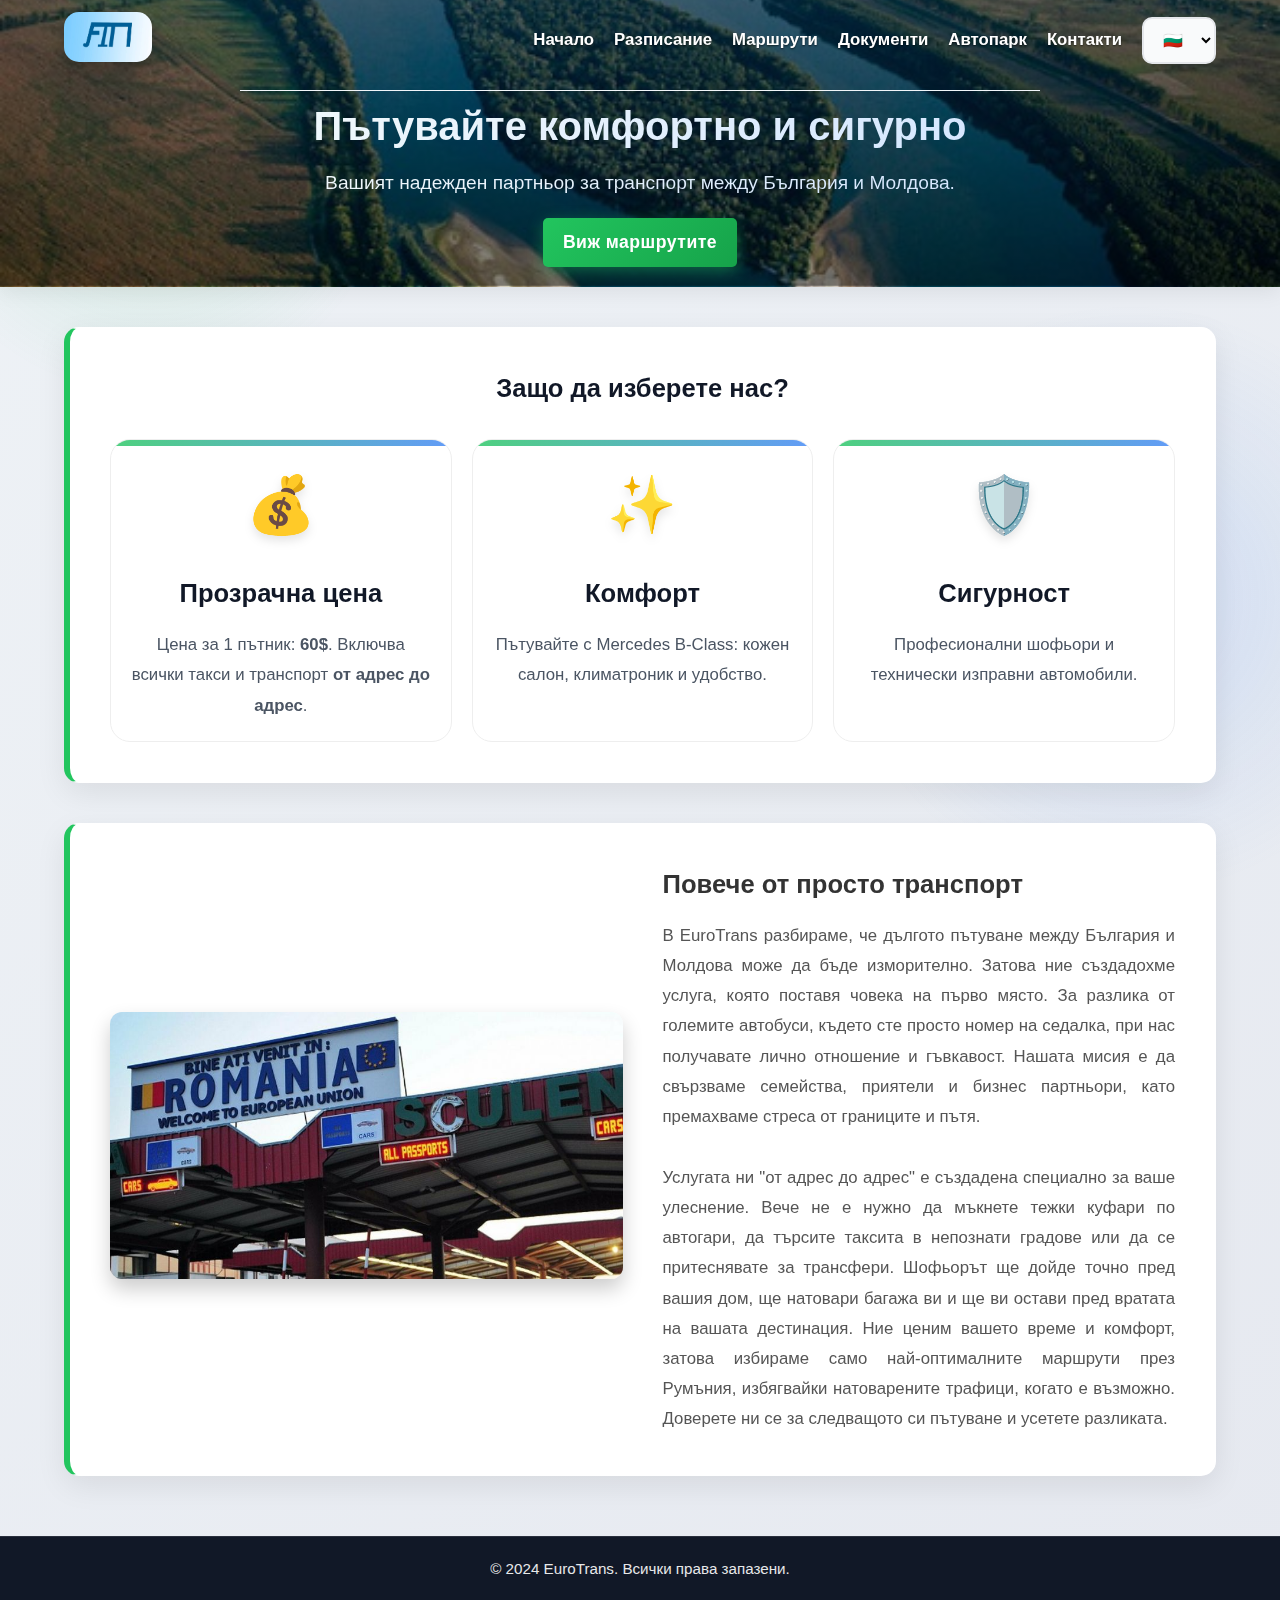
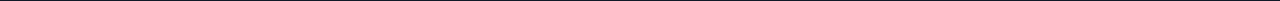
<file: index.html>
<!DOCTYPE html>
<html lang="bg">
<head>
    <meta charset="UTF-8">
    <meta name="viewport" content="width=device-width, initial-scale=1.0">
    <title>FIP - Начало</title>
    <link rel="stylesheet" href="style.css">
    <link rel="icon" type="img" href="malukfip.jpg">
    <style>
        /* ВИЗУАЛНИ ЕФЕКТИ */
        body {
            background-color: #eef2f6;
            background-image: linear-gradient(135deg, #eef2f6 0%, #e6e9f0 100%);
            margin: 0;
            font-family: sans-serif; /* Добавен основен шрифт за сигурност */
        }

        /* --- СТИЛОВЕ ЗА ХЕДЪРА С ФОНОВА СНИМКА (интегриран панел) --- */
        header {
            background-image: linear-gradient(rgba(0,0,0,0.45), rgba(0,0,0,0.45)), url('dunav2.jpg');
            background-size: cover;      /* Снимката покрива целия елемент */
            background-position: center; /* Центриране на снимката */
            background-repeat: no-repeat;
            color: white;
        }

        .header-intro {
            /* Съдържанието е прозрачно — фонът идва от самия header */
            background: transparent;
            /* Размери и подредба */
            height: 180px;
            width: 100%;
            display: flex;
            flex-direction: column;
            justify-content: center;
            align-items: center;
            text-align: center;
            color: white;                /* Бял текст за контраст */
            padding: 20px;
        }

        /* Стилизиране на заглавието върху снимката */
        .header-intro h1 {
            font-size: 2.5rem;
            margin-bottom: 10px;
            text-shadow: 2px 2px 4px rgba(0,0,0,0.7); /* Сянка за по-добро четене */
        }

        .header-intro p {
            font-size: 1.2rem;
            margin-bottom: 20px;
            text-shadow: 1px 1px 3px rgba(0,0,0,0.7);
        }

        /* --- КРАЙ НА ПРОМЕНИТЕ ПО ХЕДЪРА --- */

        .content-box {
            background-color: #ffffff;
            border-radius: 15px;
            box-shadow: 0 10px 30px rgba(0,0,0,0.08);
            padding: 40px;
            margin-top: 40px;
            margin-bottom: 40px;
            border-left: 6px solid #22c55e;
            transition: transform 0.3s ease;
        }

        .content-box:hover {
            transform: translateY(-5px);
        }

        /* Навигация */
        .nav-container {
            display: flex;
            justify-content: space-between;
            align-items: center;
            padding: 12px 24px;
            background: transparent; /* Покажи фоновата снимка */
            color: white;
        }

        .nav-container nav ul {
            list-style: none;
            display: flex;
            gap: 20px;
            padding: 0;
            margin: 0;
        }
        
        .nav-container a {
            text-decoration: none;
            color: #fff;
            font-weight: bold;
            text-shadow: 0 1px 2px rgba(0,0,0,0.6);
        }

        .nav-container a:hover {
            opacity: 0.9;
        }

        .logo-img {
            height: 50px; /* Примерна височина за логото */
        }
        
        /* Grid система за картите */
        .grid {
            display: grid;
            grid-template-columns: repeat(auto-fit, minmax(250px, 1fr));
            gap: 20px;
        }

        .card {
            padding: 20px;
            text-align: center;
        }

        .icon {
            font-size: 3rem;
            margin-bottom: 10px;
        }

        /* Бутон стил */
        .btn {
            background-color: #22c55e;
            color: white;
            padding: 10px 20px;
            text-decoration: none;
            border-radius: 5px;
            font-weight: bold;
            display: inline-block;
            transition: background 0.3s;
        }
        
        .btn:hover {
            background-color: #16a34a;
        }

    </style>
</head>
<body>
    <header>
        <div class="nav-container">
            <a href="index.html">
                <img src="FIP.jpg" alt="FIP Logo" class="logo-img">
            </a>
            <nav>
                <ul>
                   <li><a href="index.html" id="nav-home">Начало</a></li>
                    <li><a href="schedule.html" id="nav-schedule">Разписание</a></li>
                    <li><a href="routes.html" id="nav-routes">Маршрути</a></li>
                    <li><a href="documents.html" id="nav-docs">Документи</a></li>
                    <li><a href="fleet.html" id="nav-fleet">Автопарк</a></li>
                                       
                    <li><a href="contact.html" id="nav-contact">Контакти</a></li>
                    <li>
                        <select class="lang-select" onchange="changeLanguage(this.value)">
                            <option value="bg">🇧🇬</option>
                            <option value="en">🇬🇧</option>
                            <option value="ru">🇷🇺</option>
                            <option value="ua">🇺🇦</option>
                        </select>
                    </li>
                </ul>
            </nav>
        </div>

        <div class="header-intro">
            <h1 id="hero-title">Пътувайте комфортно и сигурно</h1>
            <p id="hero-subtitle">Вашият надежден партньор за транспорт между България и Молдова.</p>
            <a href="schedule.html" class="btn" id="hero-btn">Виж разписанието</a>
        </div>
    </header>

    <section class="container content-box" style="width: 90%; max-width: 1200px; margin: 40px auto;">
        <h2 class="section-title" id="features-title" style="text-align: center; margin-bottom: 30px;">Защо да изберете нас?</h2>
        <div class="grid">
            <div class="card" style="box-shadow: none; border: 1px solid #eee;">
                <div class="icon">💰</div>
                <h3 id="feat-price-title">Прозрачна цена</h3>
                <p id="feat-price-desc">Цена за 1 пътник: 60$. Всичко включено.</p>
            </div>
            <div class="card" style="box-shadow: none; border: 1px solid #eee;">
                <div class="icon">✨</div>
                <h3 id="feat-comfort-title">Комфорт</h3>
                <p id="feat-comfort-desc">Mercedes V-Class, климатроник и място за краката.</p>
            </div>
            <div class="card" style="box-shadow: none; border: 1px solid #eee;">
                <div class="icon">🛡️</div>
                <h3 id="feat-safety-title">Сигурност</h3>
                <p id="feat-safety-desc">Професионални шофьори и технически прегледи.</p>
            </div>
        </div>
    </section>

    <section class="container content-box" style="width: 90%; max-width: 1200px; margin: 40px auto;">
        <div class="grid" style="align-items: center; gap: 40px; grid-template-columns: 1fr 1fr;">
            <div>
                <img src="rommol.jpg" 
                     alt="Border Crossing Moldova Romania" 
                     style="width: 100%; border-radius: 12px; box-shadow: 0 10px 20px rgba(0,0,0,0.2);">
            </div>
            <div>
                <h2 id="home-extra-title" style="color: #333;">Повече от просто транспорт</h2>
                <p id="home-extra-text" style="line-height: 1.8; color: #555; text-align: justify;">
                    В FIP разбираме, че дългото пътуване между България и Молдова може да бъде изморително. 
                    Затова ние създадохме услуга, която поставя човека на първо място. За разлика от големите автобуси, 
                    където сте просто номер на седалка, при нас получавате лично отношение и гъвкавост. 
                    Нашата мисия е да свързваме семейства, приятели и бизнес партньори, като премахваме стреса от границите и пътя.
                    <br><br>
                    Услугата ни "от адрес до адрес" е създадена специално за ваше улеснение. Вече не е нужно да мъкнете тежки куфари 
                    по автогари, да търсите таксита в непознати градове или да се притеснявате за трансфери. 
                    Шофьорът ще дойде точно пред вашия дом, ще натовари багажа ви и ще ви остави пред вратата на вашата дестинация. 
                    Ние ценим вашето време и комфорт, затова избираме само най-оптималните маршрути през Румъния.
                </p>
            </div>
        </div>
    </section>

    <footer style="text-align: center; padding: 20px;">
        <p id="footer-text">&copy; FIP  Всички права запазени.</p>
    </footer>

    <button id="scroll-to-top">↑</button>
    <script src="lang.js"></script>
    <script src="scroll.js"></script>
</body>
</html>
</file>
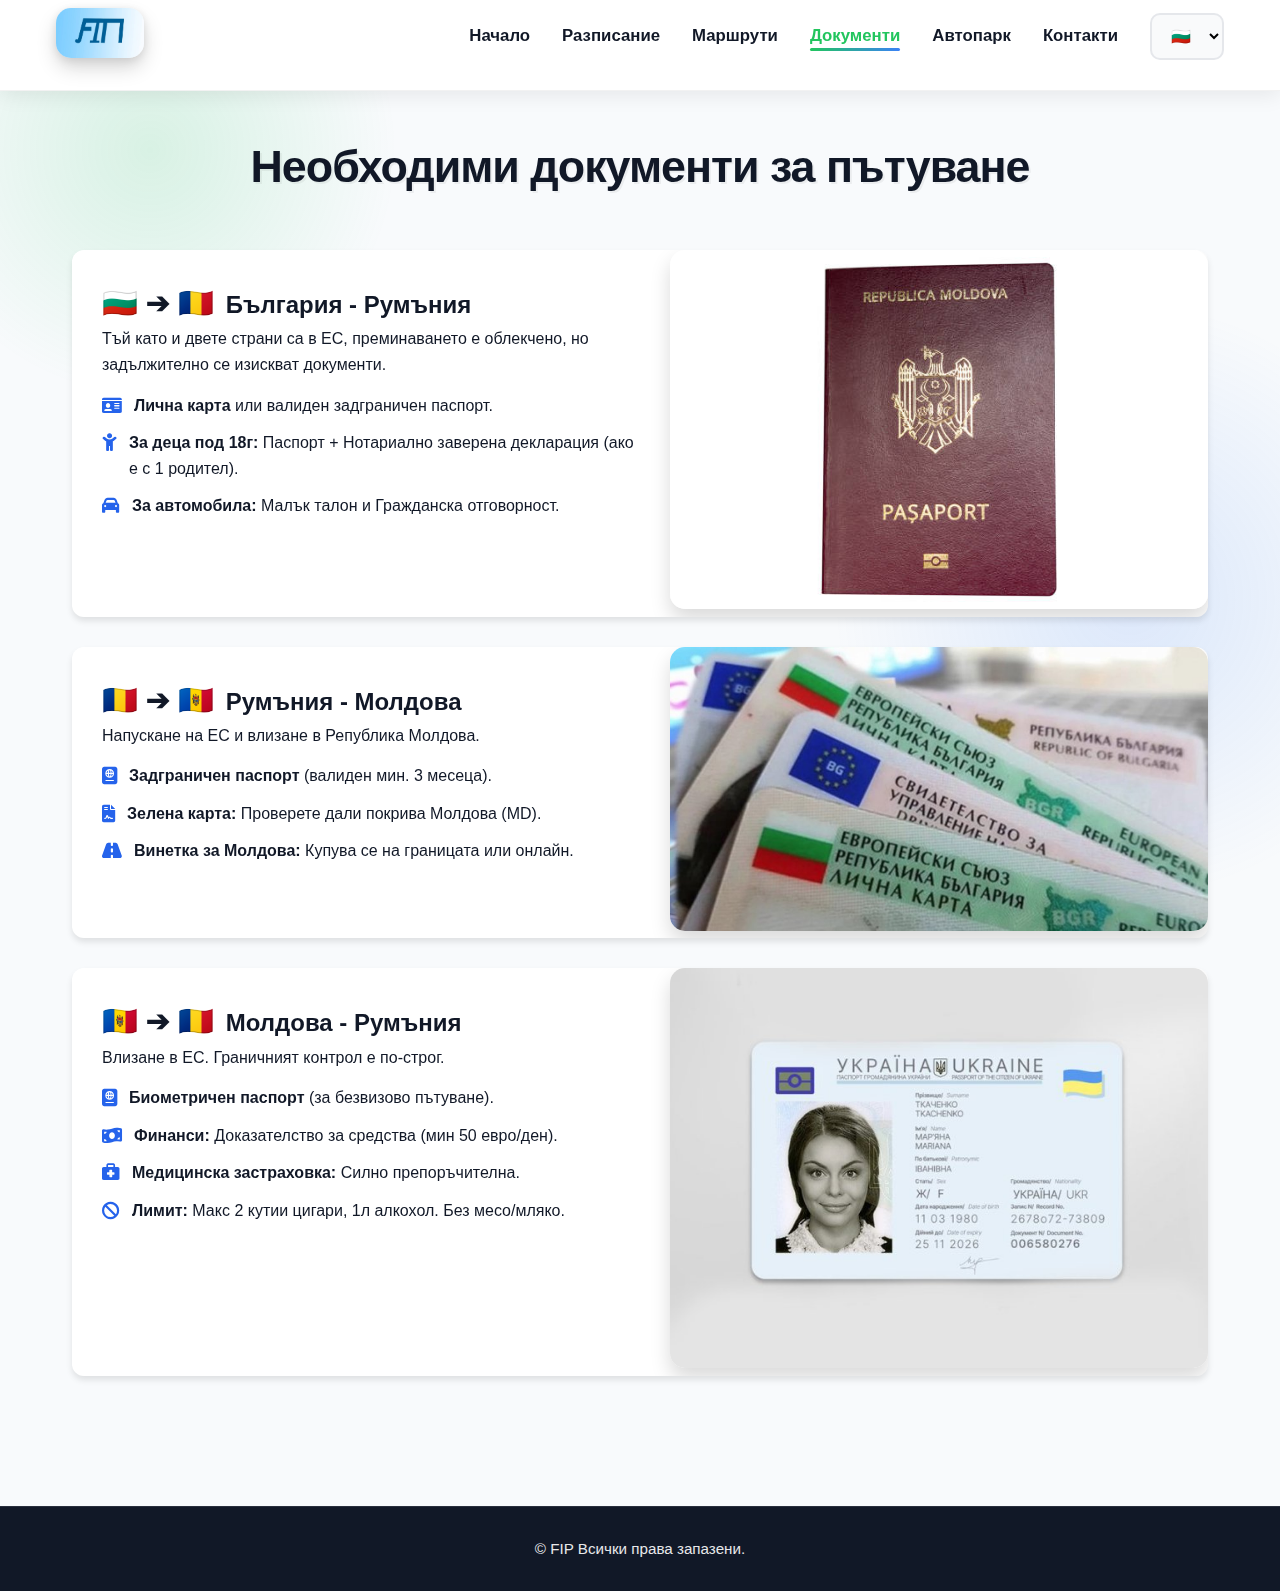
<file: documents.html>
<!DOCTYPE html>
<html lang="bg">
<head>
    <meta charset="UTF-8">
    <title>EuroTrans - Необходими документи</title>
    <link rel="stylesheet" href="style.css">
    <link rel="stylesheet" href="https://cdnjs.cloudflare.com/ajax/libs/font-awesome/6.0.0/css/all.min.css">
    <link rel="icon" type="image/jpg" href="malukfip.jpg">
    <style>
        /* --- СПЕЦИАЛНИ СТИЛОВЕ ЗА ТАЗИ СТРАНИЦА --- */
        .docs-section {
            background: white;
            border-radius: 12px;
            box-shadow: 0 4px 6px rgba(0,0,0,0.1);
            margin-bottom: 30px;
            overflow: hidden;
            display: flex;
            flex-direction: row; /* Текст ляво, снимка дясно */
        }

        .docs-content {
            padding: 30px;
            flex: 1;
        }

        .docs-image {
            flex: 1;
            background-size: cover;
            background-position: center;
            max-width: fit-content;
        }

        /* На мобилни телефони снимката отива най-горе */
        @media (max-width: 768px) {
            .docs-section {
                flex-direction: column-reverse;
            }
            .docs-image {
                height: 20px;
            }
        }

        .flag-icon {
            font-size: 1.2em;
            margin-right: 5px;
        }

        .doc-list {
            list-style: none;
            padding: 0;
            margin-top: 15px;
            text-rendering: auto;
        }

        .doc-list li {
            margin-bottom: 12px;
            display: flex;
            align-items: start;
        }

        .doc-list i {
            color: #2563eb; /* Синьо като логото */
            margin-right: 12px;
            margin-top: 4px;
            font-size: 1.1em;
        }
    </style>
</head>
<body>
    <header>
        <div class="nav-container">
            <a href="index.html"><img src="FIP.jpg" alt="EuroTrans Logo" class="logo-img"></a>
            <nav>
                <ul>
                    <li><a href="index.html" id="nav-home">Начало</a></li>
                    <li><a href="schedule.html" id="nav-schedule">Разписание</a></li>
                    <li><a href="routes.html"  id="nav-routes">Маршрути</a></li>
                    <li><a href="documents.html" id="nav-docs" class="active">Документи</a></li>
                    <li><a href="fleet.html" id="nav-fleet">Автопарк</a></li>
                    <li><a href="contact.html" id="nav-contact">Контакти</a></li>
                    <li>
                        <select class="lang-select" onchange="changeLanguage(this.value)">
                            <option value="bg">🇧🇬</option>
                            <option value="en">🇬🇧</option>
                            <option value="ru">🇷🇺</option>
                            <option value="ua">🇺🇦</option>
                        </select>
                    </li>
                </ul>
            </nav>
        </div>
    </header>

    <main class="container">
        <h1 class="page-title" id="page-title">Необходими документи за пътуване</h1>
        
        <div class="docs-section">
            <div class="docs-content">
                <h2 id="title-bg-ro"><span class="flag-icon">🇧🇬 ➔ 🇷🇴</span> България - Румъния</h2>
                <p id="desc-bg-ro">Тъй като и двете страни са в ЕС, преминаването е облекчено, но задължително се изискват документи за самоличност.</p>
                
                <ul class="doc-list">
                    <li>
                        <i class="fas fa-id-card"></i>
                        <span id="list-bg-ro-1"><strong>Лична карта</strong> или валиден задграничен паспорт.</span>
                    </li>
                    <li>
                        <i class="fas fa-child"></i>
                        <span id="list-bg-ro-2"><strong>За деца под 18г:</strong> Паспорт. Ако пътува само с един родител - нотариално заверена декларация от другия.</span>
                    </li>
                    <li>
                        <i class="fas fa-car"></i>
                        <span id="list-bg-ro-3"><strong>За автомобила:</strong> Малък талон и застраховка Гражданска отговорност (зелена карта).</span>
                    </li>
                </ul>
            </div>
            <div class="docs-image" style="background-image: url('https://upload.wikimedia.org/wikipedia/commons/thumb/6/67/Danube_Bridge_Giurgiu_Ruse.jpg/1200px-Danube_Bridge_Giurgiu_Ruse.jpg');">
                <img src="nujenrompaspprot.jpg" alt="">
            </div>
        </div>

        <div class="docs-section">
            <div class="docs-content">
                <h2 id="title-ro-md"><span class="flag-icon">🇷🇴 ➔ 🇲🇩</span> Румъния - Молдова</h2>
                <p id="desc-ro-md">Напускане на Европейския съюз и влизане в Република Молдова.</p>
                
                <ul class="doc-list">
                    <li>
                        <i class="fas fa-passport"></i>
                        <span id="list-ro-md-1"><strong>Задграничен паспорт</strong> (валиден минимум 3 месеца след датата на влизане).</span>
                    </li>
                    <li>
                        <i class="fas fa-file-contract"></i>
                        <span id="list-ro-md-2"><strong>Зелена карта:</strong> Проверете дали застраховката ви покрива Молдова (MD).</span>
                    </li>
                    <li>
                        <i class="fas fa-road"></i>
                        <span id="list-ro-md-3"><strong>Винетка за Молдова:</strong> Купува се на границата или онлайн (Vinieta).</span>
                    </li>
                </ul>
            </div>
            <div class="docs-image" style="background-image: url('https://upload.wikimedia.org/wikipedia/commons/2/23/Vama_Leuseni.jpg');">
                <img src="lichni-karta.jpeg" alt="">
            </div>
        </div>

        <div class="docs-section">
            <div class="docs-content">
                <h2 id="title-md-ro"><span class="flag-icon">🇲🇩 ➔ 🇷🇴</span> Молдова - Румъния</h2>
                <p id="desc-md-ro">Влизане в ЕС. Граничният контрол е по-строг.</p>
                
                <ul class="doc-list">
                    <li>
                        <i class="fas fa-passport"></i>
                        <span id="list-md-ro-1"><strong>Биометричен паспорт</strong> (за безвизово пътуване до 90 дни).</span>
                    </li>
                    <li>
                        <i class="fas fa-money-bill-wave"></i>
                        <span id="list-md-ro-2"><strong>Финансови средства:</strong> Може да изискат доказателство за налични средства (мин. 50 евро/ден).</span>
                    </li>
                    <li>
                        <i class="fas fa-briefcase-medical"></i>
                        <span id="list-md-ro-3"><strong>Медицинска застраховка:</strong> Силно препоръчителна.</span>
                    </li>
                    <li>
                        <i class="fas fa-ban"></i>
                        <span id="list-md-ro-4"><strong>Забрани:</strong> Цигари (макс 2 кутии), алкохол (1 л), месо и млечни продукти са забранени.</span>
                    </li>
                </ul>   
            </div>
            <div class="docs-image" style="background-image: url('https://dynamic-media-cdn.tripadvisor.com/media/photo-o/11/56/6c/5e/romanian-athenaeum.jpg?w=1200&h=-1&s=1');">
                <img src="ukkrr.jpg" alt="">
            </div>
        </div>

    </main>

    <footer>
        <p id="footer-text">&copy; FIP Всички права запазени.</p>
    </footer>

    <script>
        // Речник с преводите
        const docTranslations = {
            'bg': {
                'nav-home': 'Начало', 'nav-schedule': 'Разписание', 'nav-routes': 'Маршрути', 'nav-docs': 'Документи', 'nav-fleet': 'Автопарк', 'nav-contact': 'Контакти',
                'page-title': 'Необходими документи за пътуване',
                
                'title-bg-ro': '<span class="flag-icon">🇧🇬 ➔ 🇷🇴</span> България - Румъния',
                'desc-bg-ro': 'Тъй като и двете страни са в ЕС, преминаването е облекчено, но задължително се изискват документи.',
                'list-bg-ro-1': '<strong>Лична карта</strong> или валиден задграничен паспорт.',
                'list-bg-ro-2': '<strong>За деца под 18г:</strong> Паспорт + Нотариално заверена декларация (ако е с 1 родител).',
                'list-bg-ro-3': '<strong>За автомобила:</strong> Малък талон и Гражданска отговорност.',

                'title-ro-md': '<span class="flag-icon">🇷🇴 ➔ 🇲🇩</span> Румъния - Молдова',
                'desc-ro-md': 'Напускане на ЕС и влизане в Република Молдова.',
                'list-ro-md-1': '<strong>Задграничен паспорт</strong> (валиден мин. 3 месеца).',
                'list-ro-md-2': '<strong>Зелена карта:</strong> Проверете дали покрива Молдова (MD).',
                'list-ro-md-3': '<strong>Винетка за Молдова:</strong> Купува се на границата или онлайн.',

                'title-md-ro': '<span class="flag-icon">🇲🇩 ➔ 🇷🇴</span> Молдова - Румъния',
                'desc-md-ro': 'Влизане в ЕС. Граничният контрол е по-строг.',
                'list-md-ro-1': '<strong>Биометричен паспорт</strong> (за безвизово пътуване).',
                'list-md-ro-2': '<strong>Финанси:</strong> Доказателство за средства (мин 50 евро/ден).',
                'list-md-ro-3': '<strong>Медицинска застраховка:</strong> Силно препоръчителна.',
                'list-md-ro-4': '<strong>Лимит:</strong> Макс 2 кутии цигари, 1л алкохол. Без месо/мляко.',
                'footer-text': '&copy; FIP Всички права запазени.'
            },
            'en': {
                'nav-home': 'Home', 'nav-schedule': 'Schedule', 'nav-routes': 'Routes', 'nav-docs': 'Documents', 'nav-fleet': 'Fleet', 'nav-contact': 'Contact',
                'page-title': 'Required Travel Documents',

                'title-bg-ro': '<span class="flag-icon">🇧🇬 ➔ 🇷🇴</span> Bulgaria - Romania',
                'desc-bg-ro': 'Both countries are in the EU. Crossing is easier, but ID is mandatory.',
                'list-bg-ro-1': '<strong>ID Card</strong> or valid Passport.',
                'list-bg-ro-2': '<strong>Children under 18:</strong> Passport + Notarized declaration (if with 1 parent).',
                'list-bg-ro-3': '<strong>Car docs:</strong> Registration card and Green Card insurance.',

                'title-ro-md': '<span class="flag-icon">🇷🇴 ➔ 🇲🇩</span> Romania - Moldova',
                'desc-ro-md': 'Leaving the EU and entering the Republic of Moldova.',
                'list-ro-md-1': '<strong>Passport</strong> (valid for at least 3 months).',
                'list-ro-md-2': '<strong>Green Card:</strong> Ensure it covers Moldova (MD).',
                'list-ro-md-3': '<strong>Moldova Vignette:</strong> Buy at border or online.',

                'title-md-ro': '<span class="flag-icon">🇲🇩 ➔ 🇷🇴</span> Moldova - Romania',
                'desc-md-ro': 'Entering the EU. Border control is stricter.',
                'list-md-ro-1': '<strong>Biometric Passport</strong> (for visa-free travel).',
                'list-md-ro-2': '<strong>Funds:</strong> Proof of funds may be requested (min 50 EUR/day).',
                'list-md-ro-3': '<strong>Medical Insurance:</strong> Highly recommended.',
                'list-md-ro-4': '<strong>Limits:</strong> Max 2 packs cigarettes, 1L alcohol. No meat/dairy.',
                'footer-text': '&copy; FIP All rights reserved.'
            },
            'ru': {
                'nav-home': 'Главная', 'nav-schedule': 'Расписание', 'nav-routes': 'Маршруты', 'nav-docs': 'Документы', 'nav-fleet': 'Автопарк', 'nav-contact': 'Контакты',
                'page-title': 'Необходимые документы',

                'title-bg-ro': '<span class="flag-icon">🇧🇬 ➔ 🇷🇴</span> Болгария - Румыния',
                'desc-bg-ro': 'Обе страны в ЕС. Переход упрощен, но документы обязательны.',
                'list-bg-ro-1': '<strong>Личная карта</strong> (ID) или загранпаспорт.',
                'list-bg-ro-2': '<strong>Дети до 18:</strong> Паспорт + Нотариальная доверенность (если с 1 родителем).',
                'list-bg-ro-3': '<strong>Автомобиль:</strong> Техпаспорт и Зеленая карта.',

                'title-ro-md': '<span class="flag-icon">🇷🇴 ➔ 🇲🇩</span> Румыния - Молдова',
                'desc-ro-md': 'Выезд из ЕС и въезд в Республику Молдова.',
                'list-ro-md-1': '<strong>Загранпаспорт</strong> (валиден мин. 3 месяца).',
                'list-ro-md-2': '<strong>Зеленая карта:</strong> Проверьте покрытие Молдовы (MD).',
                'list-ro-md-3': '<strong>Виньетка (Moldova):</strong> Купить на границе или онлайн.',

                'title-md-ro': '<span class="flag-icon">🇲🇩 ➔ 🇷🇴</span> Молдова - Румыния',
                'desc-md-ro': 'Въезд в ЕС. Контроль более строгий.',
                'list-md-ro-1': '<strong>Биометрический паспорт</strong> (для безвиза).',
                'list-md-ro-2': '<strong>Финансы:</strong> Подтверждение средств (мин 50 евро/день).',
                'list-md-ro-3': '<strong>Мед. страховка:</strong> Настоятельно рекомендуется.',
                'list-md-ro-4': '<strong>Лимит:</strong> Макс 2 пачки сигарет, 1л алкоголя. Мясо/молоко запрещено.',
                'footer-text': '&copy; FIP Все права защищены.'
            },
            'ua': {
                'nav-home': 'Головна', 'nav-schedule': 'Розклад', 'nav-routes': 'Маршрути', 'nav-docs': 'Документи', 'nav-fleet': 'Автопарк', 'nav-contact': 'Контакти',
                'page-title': 'Необхідні документи',

                'title-bg-ro': '<span class="flag-icon">🇧🇬 ➔ 🇷🇴</span> Болгарія - Румунія',
                'desc-bg-ro': 'Обидві країни в ЄС. Перехід спрощений, але документи обов’язкові.',
                'list-bg-ro-1': '<strong>ID-картка</strong> або закордонний паспорт.',
                'list-bg-ro-2': '<strong>Діти до 18:</strong> Паспорт + Нотаріальне доручення (якщо з 1 батьком).',
                'list-bg-ro-3': '<strong>Автомобіль:</strong> Техпаспорт та Зелена картка.',

                'title-ro-md': '<span class="flag-icon">🇷🇴 ➔ 🇲🇩</span> Румунія - Молдова',
                'desc-ro-md': 'Виїзд з ЄС та в’їзд до Республіки Молдова.',
                'list-ro-md-1': '<strong>Закордонний паспорт</strong> (дійсний мін. 3 місяці).',
                'list-ro-md-2': '<strong>Зелена картка:</strong> Перевірте покриття Молдови (MD).',
                'list-ro-md-3': '<strong>Він’єтка (Moldova):</strong> Купити на кордоні або онлайн.',

                'title-md-ro': '<span class="flag-icon">🇲🇩 ➔ 🇷🇴</span> Молдова - Румунія',
                'desc-md-ro': 'В’їзд до ЄС. Контроль суворіший.',
                'list-md-ro-1': '<strong>Біометричний паспорт</strong> (для безвізу).',
                'list-md-ro-2': '<strong>Фінанси:</strong> Підтвердження коштів (мін 50 євро/день).',
                'list-md-ro-3': '<strong>Мед. страхування:</strong> Дуже рекомендується.',
                'list-md-ro-4': '<strong>Ліміт:</strong> Макс 2 пачки цигарок, 1л алкоголю. М\'ясо/молоко заборонено.',
                'footer-text': '&copy; FIP Всі права захищені.'
            }
        };

        // --- ГЛАВНА ФУНКЦИЯ ЗА СМЯНА НА ЕЗИКА ---
        function changeLanguage(lang) {
            // 1. Запазваме избора в браузъра
            localStorage.setItem('preferredLang', lang);

            // 2. Обновяваме падащото меню, за да показва правилния флаг
            document.querySelectorAll('.lang-select').forEach(sel => sel.value = lang);

            // 3. Взимаме текстовете за избрания език
            const texts = docTranslations[lang];
            if (!texts) return;

            // 4. Обхождаме всички елементи по ID и сменяме текста
            for (let id in texts) {
                const element = document.getElementById(id);
                if (element) {
                    element.innerHTML = texts[id];
                }
            }
        }

        // --- ПРИ ЗАРЕЖДАНЕ НА СТРАНИЦАТА ---
        window.addEventListener('DOMContentLoaded', () => {
            // Проверяваме дали има запазен език, ако не - ползваме БГ
            const savedLang = localStorage.getItem('preferredLang') || 'bg';
            changeLanguage(savedLang);
        });
    </script>

    <button id="scroll-to-top">↑</button>
    <script src="scroll.js"></script>
</body>
</html>
</file>
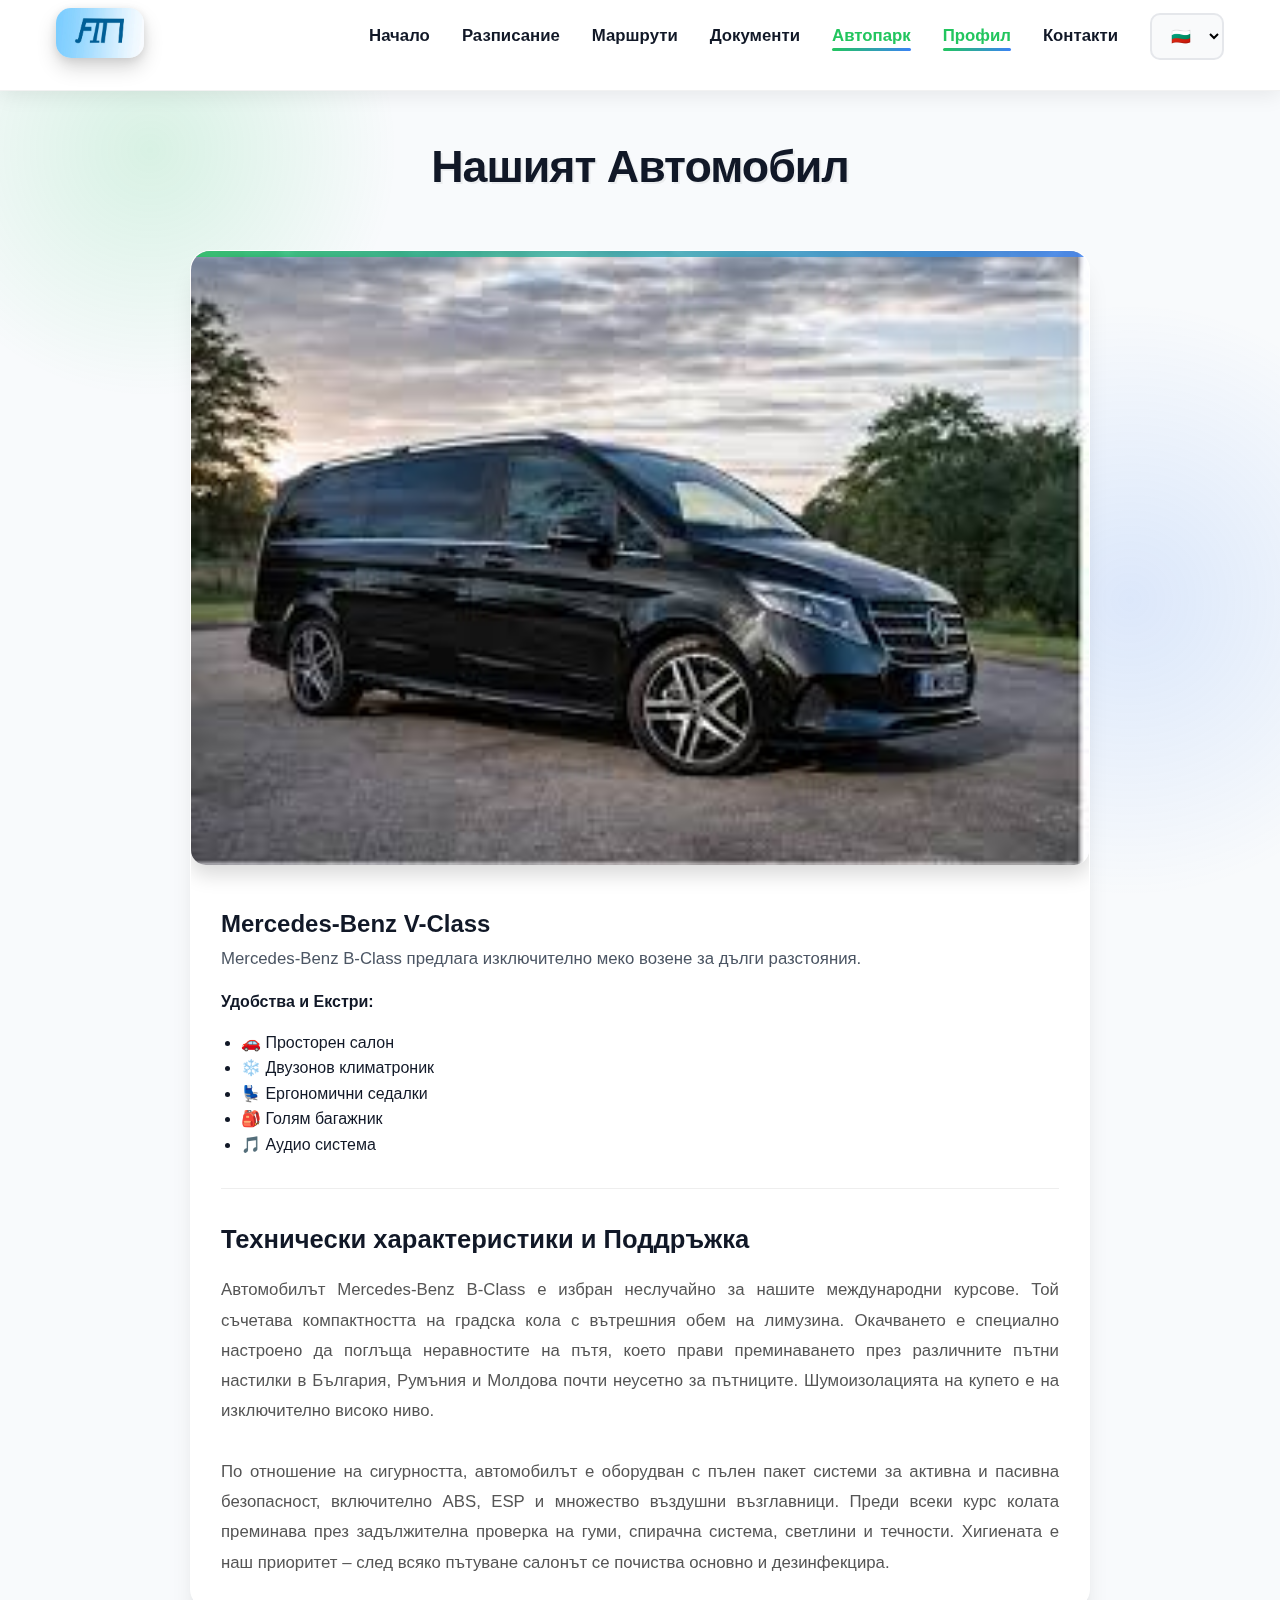
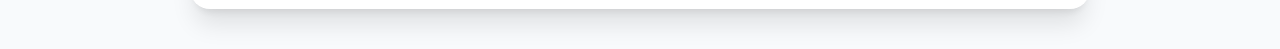
<file: fleet.html>
<!DOCTYPE html>
<html lang="bg">
<head>
    <meta charset="UTF-8">
    <meta name="viewport" content="width=device-width, initial-scale=1.0">
    <title>EuroTrans - Автопарк</title>
    <link rel="stylesheet" href="style.css">
        <link rel="icon" type="img" href="malukfip.jpg">
</head>
<body>
    <header>
        <div class="nav-container">
            <a href="index.html"><img src="FIP.jpg" alt="EuroTrans Logo" class="logo-img"></a>
            <nav>
                <ul>
                    <li><a href="index.html" id="nav-home">Начало</a></li>
                    <li><a href="schedule.html" id="nav-schedule">Разписание</a></li>
                    <li><a href="routes.html" id="nav-routes">Маршрути</a></li>
                    <li><a href="documents.html" id="nav-docs">Документи</a></li>
                    <li><a href="fleet.html" class="active" id="nav-fleet">Автопарк</a></li>
                                        <li><a href="profile.html" class="active" id="nav-profile">Профил</a></li>
                    <li><a href="contact.html" id="nav-contact">Контакти</a></li>
                    <li>
                        <select class="lang-select" onchange="changeLanguage(this.value)">
                            <option value="bg">🇧🇬</option>
                            <option value="en">🇬🇧</option>
                            <option value="ru">🇷🇺</option>
                            <option value="ua">🇺🇦</option>
                        </select>
                    </li>
                </ul>
            </nav>
        </div>
    </header>

    <main class="container">
        <h1 class="page-title" id="fleet-title">Нашият Автомобил</h1>
        
        <div class="card" style="max-width: 900px; margin: 0 auto; padding: 0; overflow: hidden;">
            <img src="merz.jpg" 
                 alt="Mercedes V-Class Exterior" style="width:100%; display: block;">
            
            <div style="padding: 30px;">
                <h2 style="margin-top:10px;">Mercedes-Benz V-Class</h2>
                <p id="fleet-desc-1" style="margin-bottom: 15px;">
                    Нашият основен автомобил е Mercedes-Benz V-Class. Това е еталонът за луксозен пътнически превоз.
                </p>
                
                <h4 id="fleet-features-title">Удобства и Екстри:</h4>
                <ul style="text-align: left; margin: 15px 0 15px 20px;">
                    <li id="fleet-feat-1">🚗 Просторен кожен салон (7+1)</li>
                    <li id="fleet-feat-2">❄️ Тризонов климатроник</li>
                    <li id="fleet-feat-3">💺 Индивидуални накланящи се седалки</li>
                    <li id="fleet-feat-4">🎒 Огромен багажник</li>
                    <li id="fleet-feat-5">🎵 Висококачествена аудио система</li>
                </ul>

                <hr style="border: 0; border-top: 1px solid #eee; margin: 30px 0;">

                <h3 id="fleet-tech-title">Технически характеристики и Поддръжка</h3>
                <p id="fleet-tech-desc" style="line-height: 1.8; text-align: justify; color: #555;">
                    Mercedes-Benz V-Class е избран за нашите международни курсове заради ненадминатия комфорт. 
                    За разлика от стандартните бусове, V-класата предлага возия на лек автомобил благодарение на адаптивното си окачване.
                    Това прави преминаването през пътищата в България, Румъния и Молдова изключително плавно. 
                    Шумоизолацията е на премиум ниво, което гарантира спокойствие по време на дългия път.
                    <br><br>
                    Сигурността е гарантирана от системите ABS, ESP, Lane Assist и Attention Assist. 
                    Автомобилът е оборудван с множество въздушни възглавници, защитаващи всички пътници.
                    Преди всеки курс се извършва щателна техническа проверка. Салонът се дезинфекцира и почиства основно преди всяко потегляне.
                </p>
            </div>
        </div>
    </main>

    <button id="scroll-to-top">↑</button>
    <script src="lang.js"></script>
    <script src="scroll.js"></script>
</body>
</html>
</file>
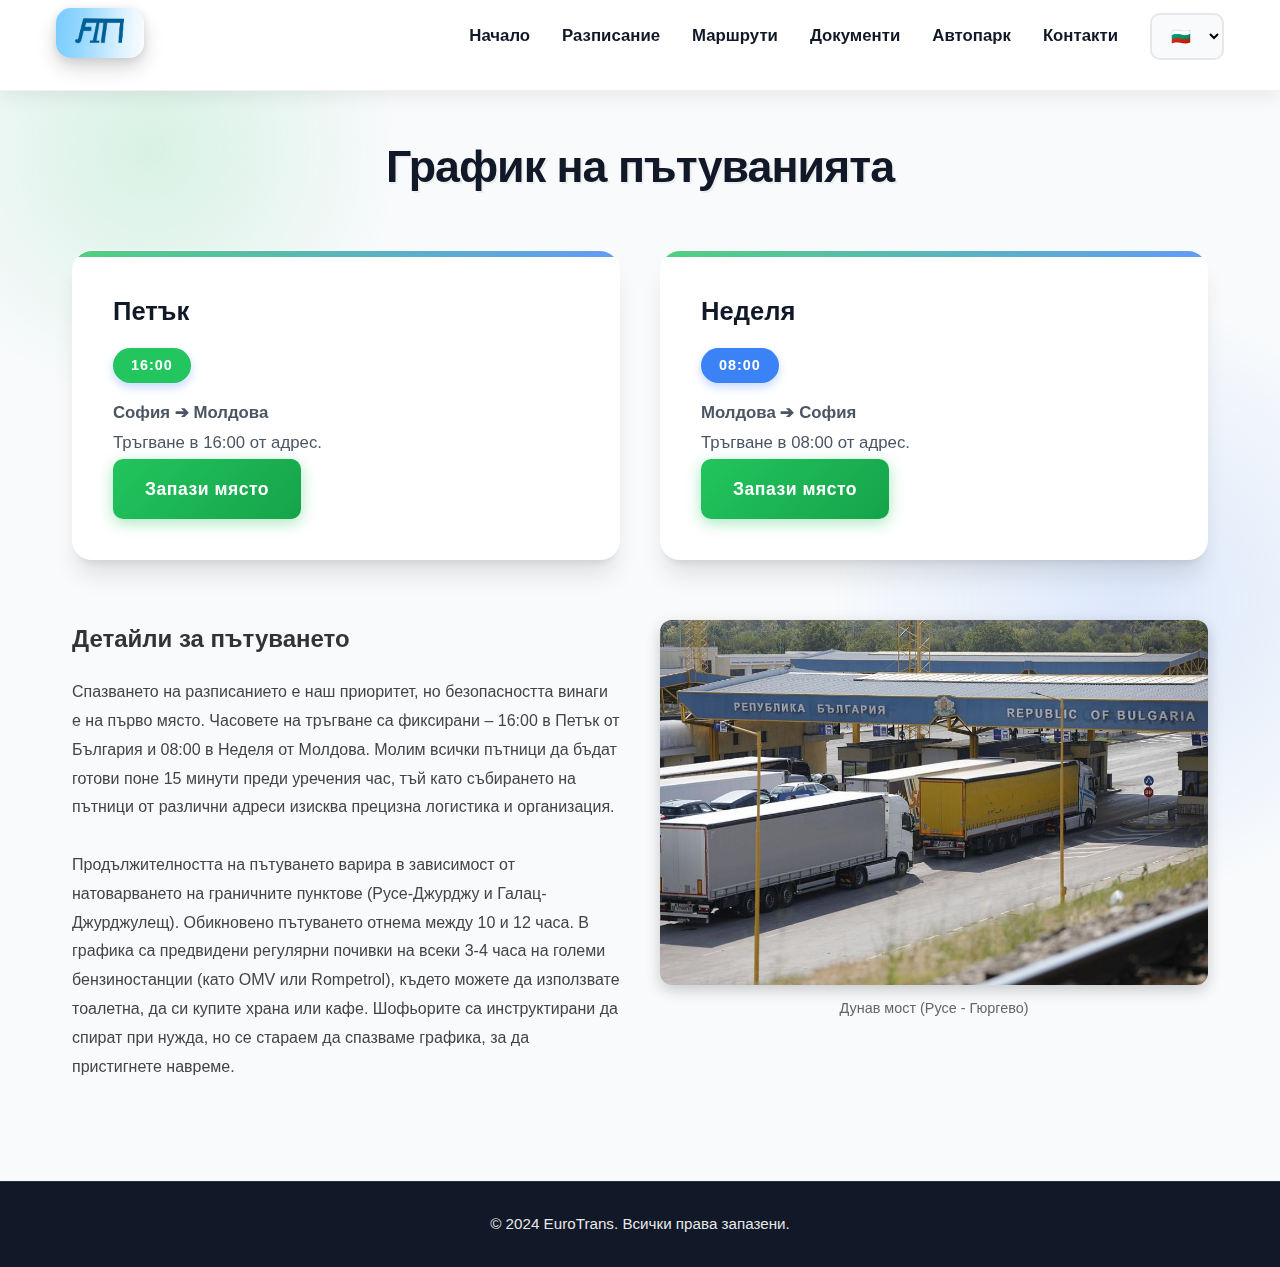
<file: schedule.html>
<!DOCTYPE html>
<html lang="bg">
<head>
    <meta charset="UTF-8">
    <meta name="viewport" content="width=device-width, initial-scale=1.0">
    <title>FIP - Разписание</title>
    <link rel="stylesheet" href="style.css">
        <link rel="icon" type="img" href="malukfip.jpg">
</head>
<body>
    <header>
        <div class="nav-container">
            <a href="index.html"><img src="FIP.jpg" alt="FIP Logo" class="logo-img"></a>
            <nav>
                <ul>
                  <li><a href="index.html" id="nav-home">Начало</a></li>
                    <li><a href="schedule.html" id="nav-schedule">Разписание</a></li>
                    <li><a href="routes.html" id="nav-routes">Маршрути</a></li>
                    <li><a href="documents.html" id="nav-docs">Документи</a></li>
                    <li><a href="fleet.html" id="nav-fleet">Автопарк</a></li>
                                   
                    <li><a href="contact.html" id="nav-contact">Контакти</a></li>
                    <li>
                        <select class="lang-select" onchange="changeLanguage(this.value)">
                            <option value="bg">🇧🇬</option>
                            <option value="en">🇬🇧</option>
                            <option value="ru">🇷🇺</option>
                            <option value="ua">🇺🇦</option>
                        </select>
                    </li>
                </ul>
            </nav>
        </div>
    </header>

    <main class="container">
        <h1 class="page-title" id="schedule-title">График на пътуванията</h1>
        
        <div class="grid">
            <div class="card">
                <h3 id="sched-day-1">Петък</h3>
                <div class="price-tag" style="background:#22c55e;">16:00</div>
                <p><strong id="sched-route-1">София ➔ Молдова</strong></p>
                <p id="sched-pickup-bg">Тръгване от адрес.</p>
                <a href="routes.html" class="btn" id="btn-book-1">Запази място</a>
            </div>

            <div class="card">
                <h3 id="sched-day-2">Неделя</h3>
                <div class="price-tag" style="background:#3b82f6;">08:00</div>
                <p><strong id="sched-route-2">Молдова ➔ София</strong></p>
                <p id="sched-pickup-md">Тръгване от адрес.</p>
                <a href="routes.html" class="btn" id="btn-book-2">Запази място</a>
            </div>
        </div>

        <div style="margin-top: 60px; text-align: left;">
            <div style="display: flex; gap: 40px; flex-wrap: wrap; align-items: start;">
                <div style="flex: 1;">
                    <h2 id="sched-info-title" style="margin-bottom: 20px; color: #333;">Детайли за пътуването</h2>
                    <p id="sched-info-text" style="line-height: 1.8; color: #444;">
                        Спазването на разписанието е наш приоритет, но безопасността винаги е на първо място. 
                        Часовете на тръгване са фиксирани – 16:00 в Петък от България и 08:00 в Неделя от Молдова. 
                        Молим всички пътници да бъдат готови поне 15 минути преди уречения час.
                        <br><br>
                        Продължителността на пътуването варира в зависимост от натоварването на граничните пунктове (Русе-Джурджу и Галац-Джурджулещ). 
                        Обикновено пътуването отнема между 10 и 12 часа. 
                        В графика са предвидени регулярни почивки на всеки 3-4 часа на големи бензиностанции (като OMV или Rompetrol), 
                        където можете да използвате тоалетна, да си купите храна или кафе.
                    </p>
                </div>
                <div style="flex: 1; min-width: 300px;">
                    <img src="dunav.jpg" 
                         alt="Danube Bridge Bulgaria Romania" 
                         style="width: 100%; height: auto; border-radius: 12px; box-shadow: 0 5px 15px rgba(0,0,0,0.2);">
                    <p style="text-align: center; font-size: 0.9em; color: #666; margin-top: 5px;">Дунав мост (Русе - Гюргево)</p>
                </div>
            </div>
        </div>
    </main>

    <footer>
        <p id="footer-text">&copy; FIP Всички права запазени.</p>
    </footer>

    <button id="scroll-to-top">↑</button>
    <script src="lang.js"></script>
    <script src="scroll.js"></script>
</body>
</html>
</file>
<file: style.css>
/* --- ОСНОВНИ ПРОМЕНЛИВИ --- */
:root {
    --primary: #22c55e;       /* Основно зелено */
    --primary-dark: #16a34a;  /* Тъмно зелено */
    --accent-blue: #3b82f6;   /* Акцентно синьо за декорации */
    --bg-body: #f8fafc;       /* Много светло сив фон */
    --bg-card: #ffffff;       /* Чисто бяло за картите */
    --text-main: #111827;     /* Почти черно за висок контраст */
    --text-muted: #4b5563;    /* Тъмно сиво за описания */
    
    /* Силна сянка за контраст */
    --shadow-strong: 0 20px 25px -5px rgba(0, 0, 0, 0.1), 0 8px 10px -6px rgba(0, 0, 0, 0.1);
    --shadow-hover: 0 25px 50px -12px rgba(34, 197, 94, 0.25); /* Зеленикава сянка при ховър */
}

* {
    margin: 0;
    padding: 0;
    box-sizing: border-box;
    font-family: 'Segoe UI', Tahoma, Geneva, Verdana, sans-serif;
}

/* --- ФОН И СТРАНИЧНИ ДЕКОРАЦИИ --- */
.header img {
    height: 20px;
    width: 70px;
    object-fit: contain;
    transition: transform 0.3s;
    filter: drop-shadow(0 2px 4px rgba(0,0,0,0.1));
}
.img {
    height: 32px;
    width: 32px;
    object-fit: contain;
    transition: transform 0.3s;
    filter: drop-shadow(0 2px 4px rgba(0,0,0,0.1));
}
body {
    background-color: var(--bg-body);
    color: var(--text-main);
    line-height: 1.6;
    overflow-x: hidden; /* Скрива хоризонталния скрол от декорациите */
    position: relative;
    /* Анимация при зареждане */
    animation: pageLoad 0.8s ease-out;
}
aside{

}

/* ЛЯВА ДЕКОРАЦИЯ (Зелено сияние) */
body::before {
    content: '';
    position: fixed;
    top: -100px;
    left: -100px;
    width: 500px;
    height: 500px;
    background: radial-gradient(circle, rgba(34, 197, 94, 0.15) 0%, rgba(255,255,255,0) 70%);
    z-index: -1;
    border-radius: 50%;
    animation: float 6s ease-in-out infinite;
}

/* ДЯСНА ДЕКОРАЦИЯ (Синьо сияние) */
body::after {
    content: '';
    position: fixed;
    bottom: 0;
    right: -150px;
    width: 600px;
    height: 600px;
    background: radial-gradient(circle, rgba(59, 130, 246, 0.15) 0%, rgba(255,255,255,0) 70%);
    z-index: -1;
    border-radius: 50%;
    animation: float 8s ease-in-out infinite reverse;
}

/* Анимация на декорациите */
@keyframes float {
    0% { transform: translate(0, 0); }
    50% { transform: translate(20px, 30px); }
    100% { transform: translate(0, 0); }
}

@keyframes fadeIn {
    from { opacity: 0; transform: translateY(20px); }
    to { opacity: 1; transform: translateY(0); }
}

@keyframes pageLoad {
    0% { opacity: 0; }
    100% { opacity: 1; }
}

/* --- HEADER --- */
/* --- ОБНОВЕН HEADER (С вградено интро) --- */
/* --- style.css --- */

header {
    background: rgba(255, 255, 255, 0.98);
    backdrop-filter: blur(10px);
    box-shadow: 0 4px 20px rgba(0,0,0,0.08);
    position: sticky;
    top: 0;
    z-index: 1000;
    border-bottom: 1px solid rgba(0,0,0,0.05);
    padding-bottom: 1rem;
    
    /* НОВО: Добавяме плавна анимация при скриване/показване */
    transition: transform 0.4s ease-in-out; 
}

/* НОВО: Клас, който скрива хедъра нагоре */
.header-hidden,
.hidden {
    transform: translateY(-100%); /* Мести хедъра нагоре извън екрана */
    box-shadow: none;
}

.header-intro {
    text-align: center;
    padding: 1rem 0 0 0;
    border-top: 1px solid #f1f5f9; /* Тънка разделителна линия */
    margin-top: 0.5rem;
    max-width: 800px;
    margin-left: auto;
    margin-right: auto;
    animation: fadeIn 0.8s ease-out;
}

.header-intro h1 {
    font-size: 1.5rem; /* По-малък шрифт, за да пасне в хедъра */
    color: var(--text-main);
    margin-bottom: 0.5rem;
}

.header-intro p {
    font-size: 0.95rem;
    color: var(--text-muted);
    margin-bottom: 1rem;
}

/* Скриваме старата hero секция, защото я местим горе */
.hero { display: none; }

.nav-container {
    display: flex;
    justify-content: space-between;
    align-items: center;
    padding: 0.5rem 1rem;
    max-width: 1200px;
    margin: 0 auto;
}

.logo-img {
    height: 50px;
    width: auto;
    object-fit: contain;
    transition: transform 0.3s;
    filter: drop-shadow(0 2px 4px rgba(0,0,0,0.1));
}

.logo-img:hover {
    transform: scale(1.05) rotate(-2deg);
}

nav ul {
    display: flex;
    list-style: none;
    gap: 2rem;
    align-items: center;
}

nav a {
    text-decoration: none;
    color: var(--text-main);
    font-weight: 700; /* По-дебел шрифт */
    font-size: 1.05rem;
    position: relative;
    transition: color 0.3s;
}

nav a:hover, nav a.active {
    color: var(--primary);
}

nav a::after {
    content: '';
    position: absolute;
    width: 0;
    height: 3px;
    bottom: -6px;
    left: 0;
    background: linear-gradient(90deg, var(--primary), var(--accent-blue));
    transition: width 0.3s;
    border-radius: 2px;
}

nav a:hover::after, nav a.active::after {
    width: 100%;
}

/* --- КОНТЕЙНЕРИ И КАРТИ (Акцент върху контраста) --- */
.container {
    max-width: 1200px;
    margin: 0 auto;
    padding: 2.5rem 2rem;
    position: relative; /* За да е над фона */
    z-index: 1;
}

.page-title {
    text-align: center;
    margin-bottom: 3rem;
    color: var(--text-main);
    font-size: 2.8rem;
    font-weight: 800;
    letter-spacing: -1px;
    /* Текстова сянка за изпъкване */
    text-shadow: 2px 2px 0px rgba(0,0,0,0.05);
    animation: fadeIn 0.8s ease-out;
}

/* Добавяме градиент на основното заглавие ако има id="hero-title" */
#hero-title {
    background: linear-gradient(135deg, #f0f8fb 0%, #d5e7ff 100%);
    -webkit-background-clip: text;
    -webkit-text-fill-color: transparent;
    text-shadow: none;
}
#hero-subtitle {
    background: linear-gradient(135deg, #f0f8fb 0%, #d5e7ff 100%);
    -webkit-background-clip: text;
    -webkit-text-fill-color: transparent;
    text-shadow: none;
}

.card, .content-box {
    background: var(--bg-card);
    padding: 2.5rem;
    border-radius: 20px; /* По-заоблени ъгли */
    /* Силна сянка за отделяне от фона */
    box-shadow: var(--shadow-strong);
    border: 1px solid rgba(255, 255, 255, 0.5); /* Лек бял кант */
    transition: all 0.4s cubic-bezier(0.175, 0.885, 0.32, 1.275);
    position: relative;
    overflow: hidden;
}

/* Декоративна цветна лента отгоре на картите */
.card::before {
    content: '';
    position: absolute;
    top: 0;
    left: 0;
    width: 100%;
    height: 6px;
    background: linear-gradient(90deg, var(--primary), var(--accent-blue));
    opacity: 0.8;
}

.card:hover, .content-box:hover {
    transform: translateY(-10px) scale(1.01);
    box-shadow: var(--shadow-hover);
    border-color: var(--primary);
}

.grid {
    display: grid;
    grid-template-columns: repeat(auto-fit, minmax(320px, 1fr));
    gap: 2.5rem;
}

/* --- ТИПОГРАФИЯ АКЦЕНТИ --- */
.card h3, .content-box h2 {
    color: var(--text-main);
    margin-bottom: 1rem;
    font-size: 1.6rem;
    font-weight: 700;
}

.card p, .content-box p {
    color: var(--text-muted);
    font-size: 1.05rem;
    line-height: 1.8;
}

/* --- БУТОНИ (Градиент и блясък) --- */
.btn {
    display: inline-block;
    padding: 1rem 2rem;
    background: linear-gradient(135deg, var(--primary) 0%, var(--primary-dark) 100%);
    color: white;
    border-radius: 10px;
    text-decoration: none;
    font-weight: bold;
    font-size: 1.1rem;
    transition: all 0.3s ease;
    border: none;
    cursor: pointer;
    box-shadow: 0 4px 15px rgba(34, 197, 94, 0.4);
    letter-spacing: 0.5px;
}

.btn:hover {
    transform: translateY(-3px);
    box-shadow: 0 8px 25px rgba(34, 197, 94, 0.6);
    filter: brightness(1.1);
}

/* --- ЕТИКЕТИ И ИКОНИ --- */
.price-tag {
    background: linear-gradient(135deg, var(--primary), var(--accent-blue));
    color: white;
    padding: 6px 18px;
    border-radius: 50px;
    display: inline-block;
    font-weight: bold;
    margin-bottom: 15px;
    box-shadow: 0 4px 10px rgba(59, 130, 246, 0.3);
    font-size: 0.9rem;
    text-transform: uppercase;
    letter-spacing: 1px;
}

.card .icon {
    font-size: 3.5rem;
    margin-bottom: 1.5rem;
    display: inline-block;
    /* Сянка под иконата */
    filter: drop-shadow(0 5px 5px rgba(0,0,0,0.1));
    transition: transform 0.3s;
}

.card:hover .icon {
    transform: scale(1.1) rotate(5deg);
}

/* --- СНИМКИ --- */
img {
    max-width: 100%;
    height: auto;
    border-radius: 15px;
    /* Сянка на самите снимки */
    box-shadow: 0 10px 20px rgba(0,0,0,0.15);
}

/* --- Map & Form Controls --- */
.route-controls {
    background: white;
    padding: 2rem;
    border-radius: 15px;
    margin-bottom: 2rem;
    text-align: center;
    box-shadow: var(--shadow-strong);
    border: 1px solid rgba(0,0,0,0.05);
}

#map {
    height: 500px;
    width: 100%;
    border-radius: 15px;
    margin-top: 25px;
    z-index: 1;
    box-shadow: var(--shadow-strong);
    border: 5px solid white;
}

select, input[type="text"], input[type="email"] {
    padding: 12px;
    border-radius: 8px;
    border: 2px solid #e5e7eb;
    background: #f9fafb;
    font-size: 1rem;
    outline: none;
    transition: all 0.3s;
}

select:focus, input:focus {
    border-color: var(--primary);
    background: #fff;
    box-shadow: 0 0 0 4px rgba(34, 197, 94, 0.1);
}

/* --- RESPONSIVE --- */
@media (max-width: 768px) {
    .nav-container {
        flex-direction: column;
        gap: 1rem;
    }
    nav ul {
        flex-wrap: wrap;
        justify-content: center;
    }
    .page-title {
        font-size: 2rem;
    }
    body::before, body::after {
        opacity: 0.5; /* Намаляваме ефектите на мобилни */
    }
}

/* Scroll to top button */
#scroll-to-top {
    position: fixed;
    bottom: 20px;
    right: 20px;
    width: 50px;
    height: 50px;
    background: var(--primary);
    color: white;
    border: none;
    border-radius: 50%;
    font-size: 20px;
    cursor: pointer;
    box-shadow: 0 4px 10px rgba(0,0,0,0.3);
    transition: all 0.3s;
    z-index: 1001;
    display: none;
}

#scroll-to-top:hover {
    background: var(--primary-dark);
    transform: scale(1.1);
}

/* --- FOOTER --- */
footer {
    background-color: var(--text-main);
    color: white;
    text-align: center;
    padding: 30px 20px;
    margin-top: 60px;
    border-top: 1px solid rgba(255,255,255,0.1);
}

footer p {
    margin: 0;
    font-size: 0.95em;
    opacity: 0.9;
}

footer p a {
    color: var(--primary);
    text-decoration: none;
    transition: opacity 0.3s;
}

footer p a:hover {
    opacity: 0.7;
}

/* --- ВХОДНИ ПОЛЕТА И ФОРМИ --- */
input[type="text"],
input[type="email"],
input[type="tel"],
textarea,
select {
    width: 100%;
    padding: 12px 15px;
    border: 2px solid #e5e7eb;
    border-radius: 10px;
    font-size: 1rem;
    font-family: inherit;
    transition: all 0.3s ease;
    background-color: #f9fafb;
}

input[type="text"]:focus,
input[type="email"]:focus,
input[type="tel"]:focus,
textarea:focus,
select:focus {
    outline: none;
    border-color: var(--primary);
    background-color: #ffffff;
    box-shadow: 0 0 0 3px rgba(34, 197, 94, 0.1);
}

textarea {
    resize: vertical;
    min-height: 100px;
}

/* --- МОБИЛНА ОПТИМИЗАЦИЯ --- */
@media (max-width: 768px) {
    .page-title {
        font-size: 2rem;
    }

    nav ul {
        gap: 1rem;
        font-size: 0.9rem;
    }

    .card, .content-box {
        padding: 1.5rem;
    }

    .container {
        padding: 1.5rem 1rem;
    }
}
</file>
